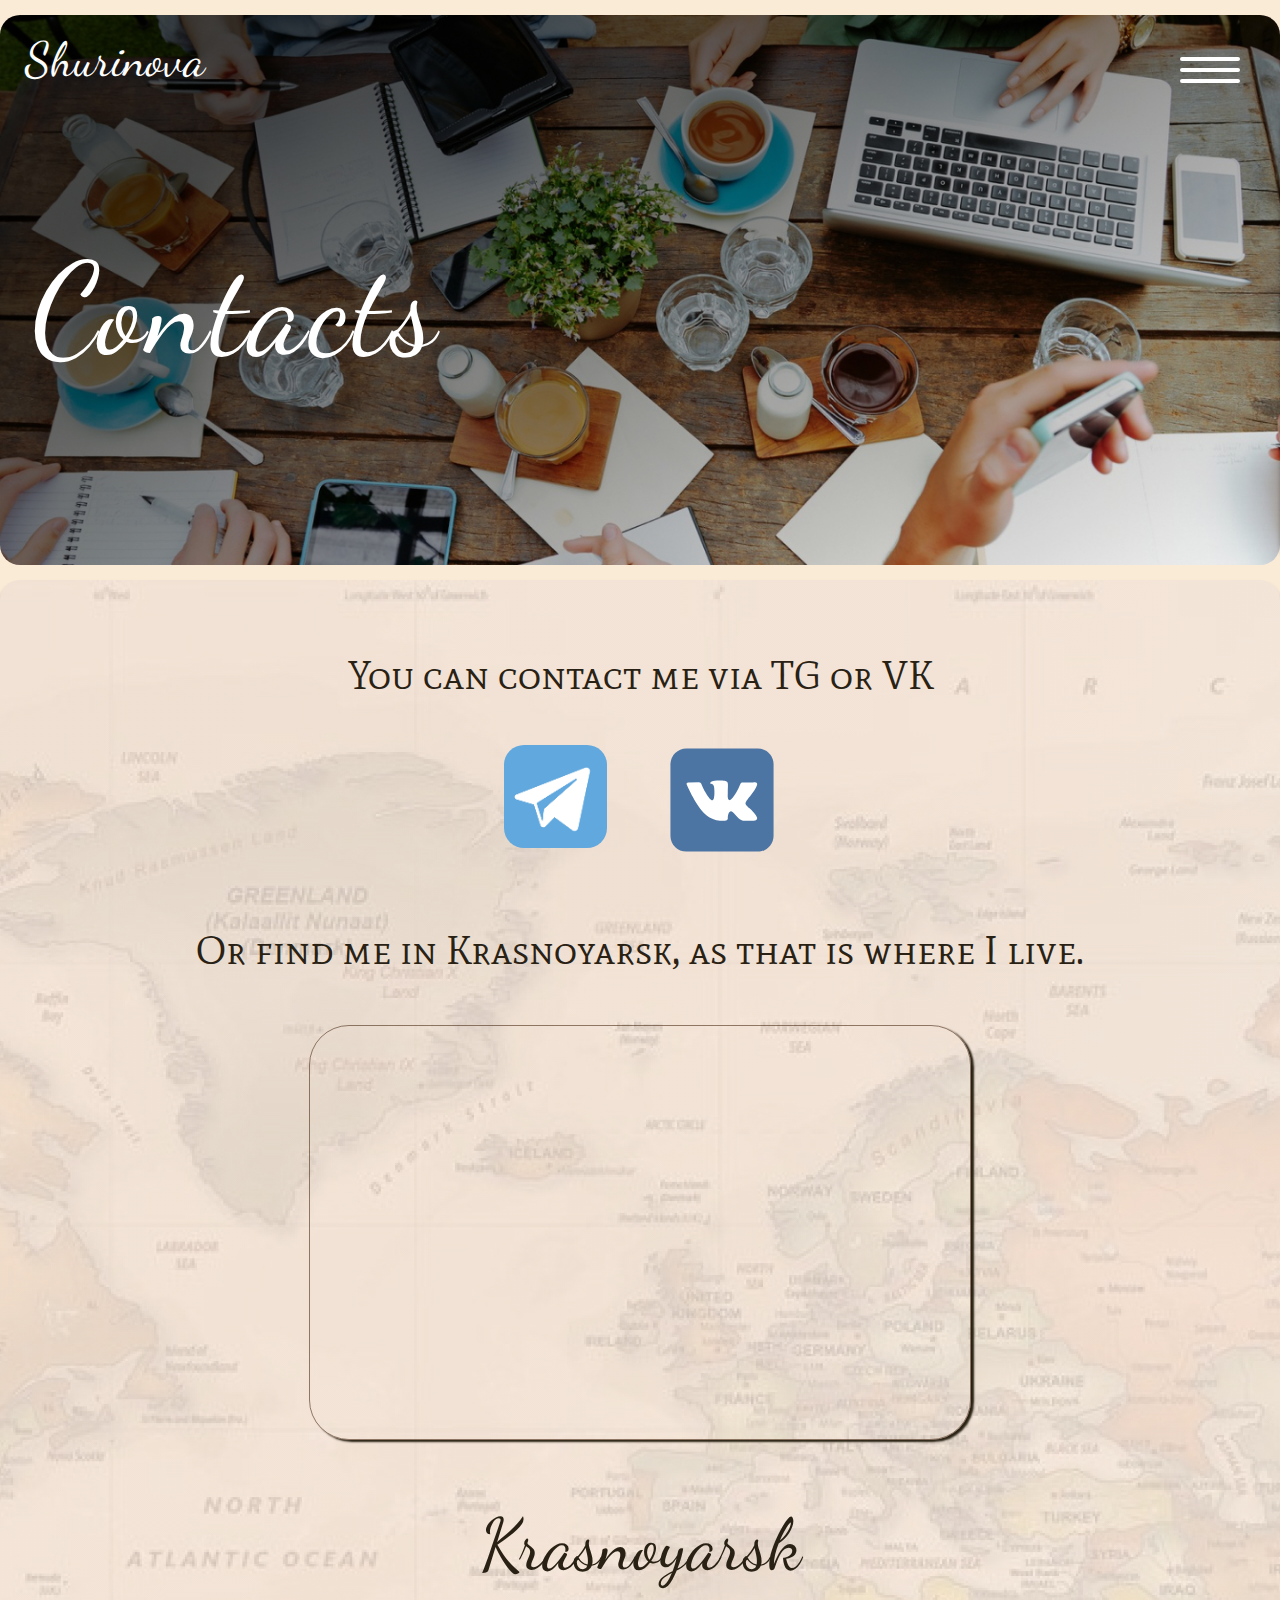
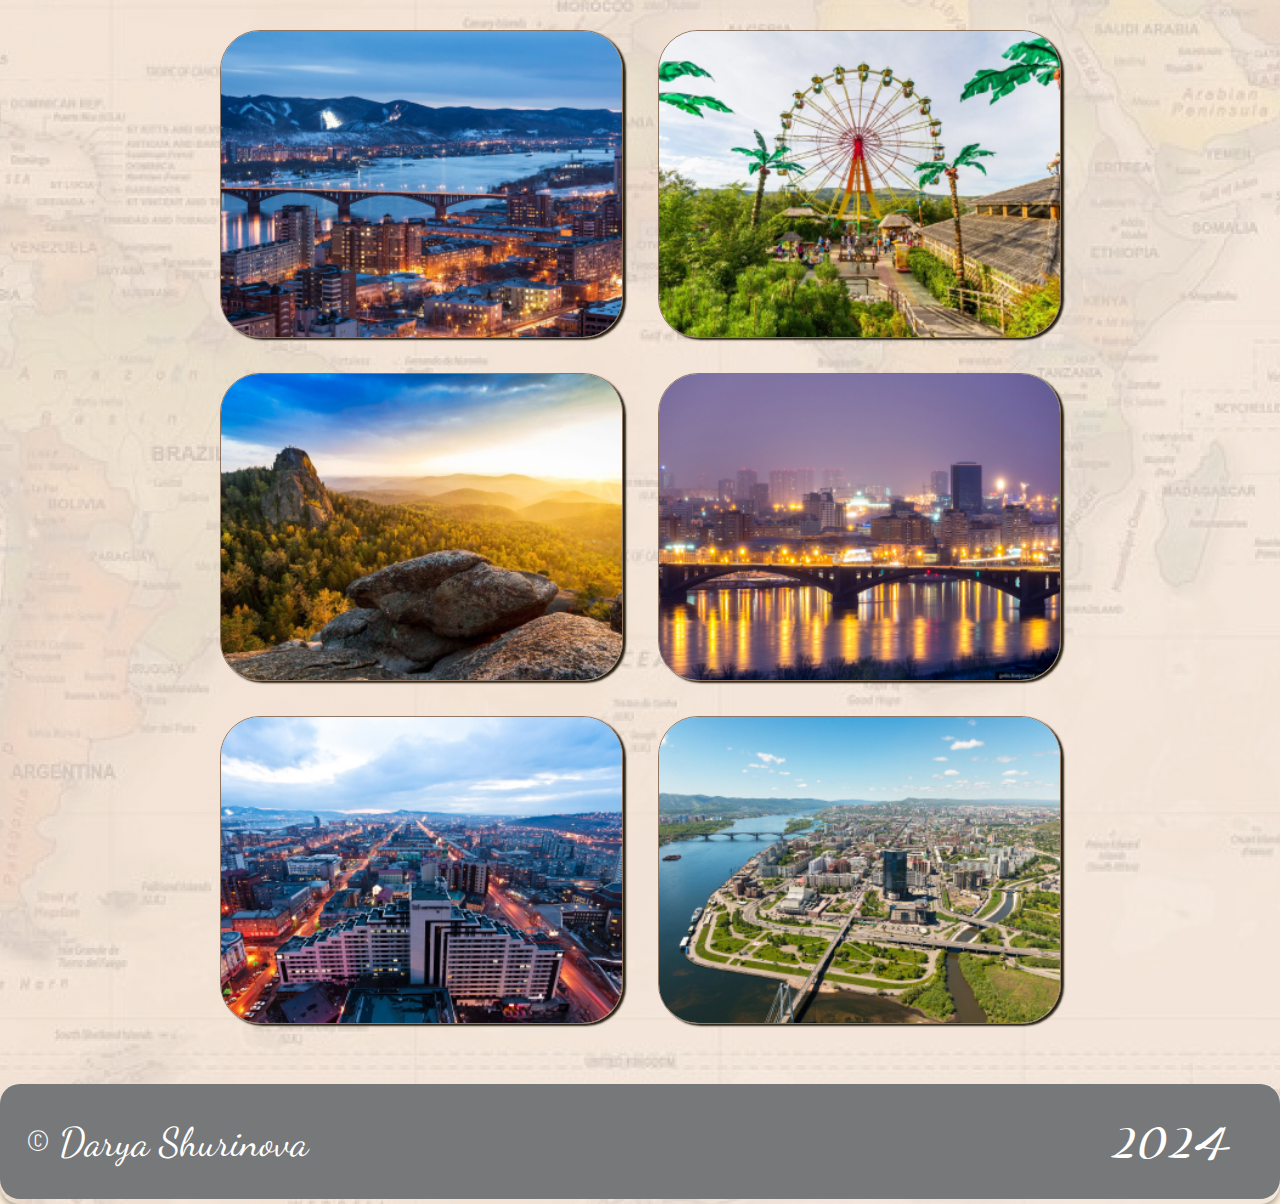
<file: contacts.html>
<!DOCTYPE html>
<html lang="en">

<head>
    <meta charset="UTF-8">
    <meta name="viewport" content="width=device-width, initial-scale=1.0">
    <link rel="stylesheet" href="./reset.css" />
    <link rel="stylesheet" href="./pagesContacts/contactsPages.css" />
    <link
        href="https://fonts.googleapis.com/css2?family=Agdasima&family=Anton&family=Dancing+Script&family=Forum&family=IM+Fell+DW+Pica&family=Inter:wght@400;500&family=Meddon&family=Monoton&family=Montaga&family=PT+Sans&display=swap"
        rel="stylesheet">
    <link
        href="https://fonts.googleapis.com/css2?family=Agdasima&family=Anton&family=Dancing+Script&family=Forum&family=IM+Fell+DW+Pica&family=Inter:wght@400;500&family=Mate+SC&family=Meddon&family=Monoton&family=Montaga&family=PT+Sans&display=swap"
        rel="stylesheet">
        <link type="image/x-icon" href="./img/favicon.ico" rel="shortcut icon">
    <title>Contacts</title>
</head>

<body class="body">
    <header class="header" id="header">
        <nav class="nav">
            <div class="nav__label">Shurinova</div>
            <button class="burger__button">
                <div class="burger__line"></div>
                <div class="burger__line"></div>
                <div class="burger__line"></div>
            </button>
            <ul class="nav__tools">
                <li class="nav__item"><a href="./index.html">about me</a></li>
                <li class="nav__item"><a href="./portfolio.html">portfolio</a></li>
                <li class="nav__item"><a href="./sliders.html">sliders page</a></li>
                <li class="nav__item nav__item_active"><a href="#">contacts</a></li>
                <li class="nav__item"><a href="./JSForFun.html">JS for fun</a></li>
                <li class="nav__item"><a href="http://f98315rl.beget.tech/shop.php">SQL</a></li>
            </ul>
        </nav>
        <div class="header__title">Contacts</div>
    </header>
    <main class="main">
        <p class="vktg__text">You can contact me via TG or VK</p>
            <div class="vktg">
                <a href="https://t.me/ShurinovaD" target="_blank"><img class="vktg__img tg" src="./img/tg.png"
                        alt="tg"></a>
                <a href="https://vk/d.shurinova" target="_blank"><img class="vktg__img vk" src="./img/VK.com-logo.svg"
                        alt="vk"></a>
            </div>
            <div class="main__text">Or find me in Krasnoyarsk, as that is where I live.</div>
            <div class="main__map"><iframe
                    src="https://www.google.com/maps/embed?pb=!1m18!1m12!1m3!1d19163194.678774655!2d67.75098785624999!3d54.10464477653519!2m3!1f0!2f0!3f0!3m2!1i1024!2i768!4f13.1!3m3!1m2!1s0x5cd7afc9a1ff37e3%3A0xd597e1468fd647ff!2z0JrRgNCw0YHQvdC-0Y_RgNGB0LosINCa0YDQsNGB0L3QvtGP0YDRgdC60LjQuSDQutGA0LDQuQ!5e0!3m2!1sru!2sru!4v1693894200754!5m2!1sru!2sru"
                    style="border:0;" allowfullscreen="" loading="lazy"
                    referrerpolicy="no-referrer-when-downgrade"></iframe></div>
        <p class="header__grid">Krasnoyarsk</p>
            <div class="main__photoGrid">
                <img class="main__photoGrid_item" src="./img/gridKr1.jpg" alt="Krasnoyarsk">
                <img class="main__photoGrid_item" src="./img/gridKr2.jpg" alt="Krasnoyarsk">
                <img class="main__photoGrid_item" src="./img/gridKr3.jpg" alt="Krasnoyarsk">
                <img class="main__photoGrid_item" src="./img/gridKr4.jpg" alt="Krasnoyarsk">
                <img class="main__photoGrid_item" src="./img/gridKr5.jpg" alt="Krasnoyarsk">
                <img class="main__photoGrid_item" src="./img/gridKr6.jpg" alt="Krasnoyarsk">
            </div>
            <!-- <div class="main__text">You can also contact me by this site.<br>
                To make that please fill the form below.</div>
             <form action="sendmail.php" method="POST" class="main__form">
                <label class="main__form_label" for="">Your name</label>
                <input class="main__form_input" name="user_name" type="text">
                <label class="main__form_label" for="">Your E-mail</label>
                <input class="main__form_input" name="user_mail" type="text">
                <label class="main__form_label" for="">Your message</label>
                <input class="main__form_input_message" name="user_message" type="text">
                <input type="submit" class="main__form_button" value="Send">
            </form> -->
        <footer class="footer">
        <div class="footer__title">© Darya Shurinova</div>
        <div class="footer__year">2024</div>
    </footer>

        <script src="./burger.js"></script>
    </main>
    
</body>


</html>
</file>
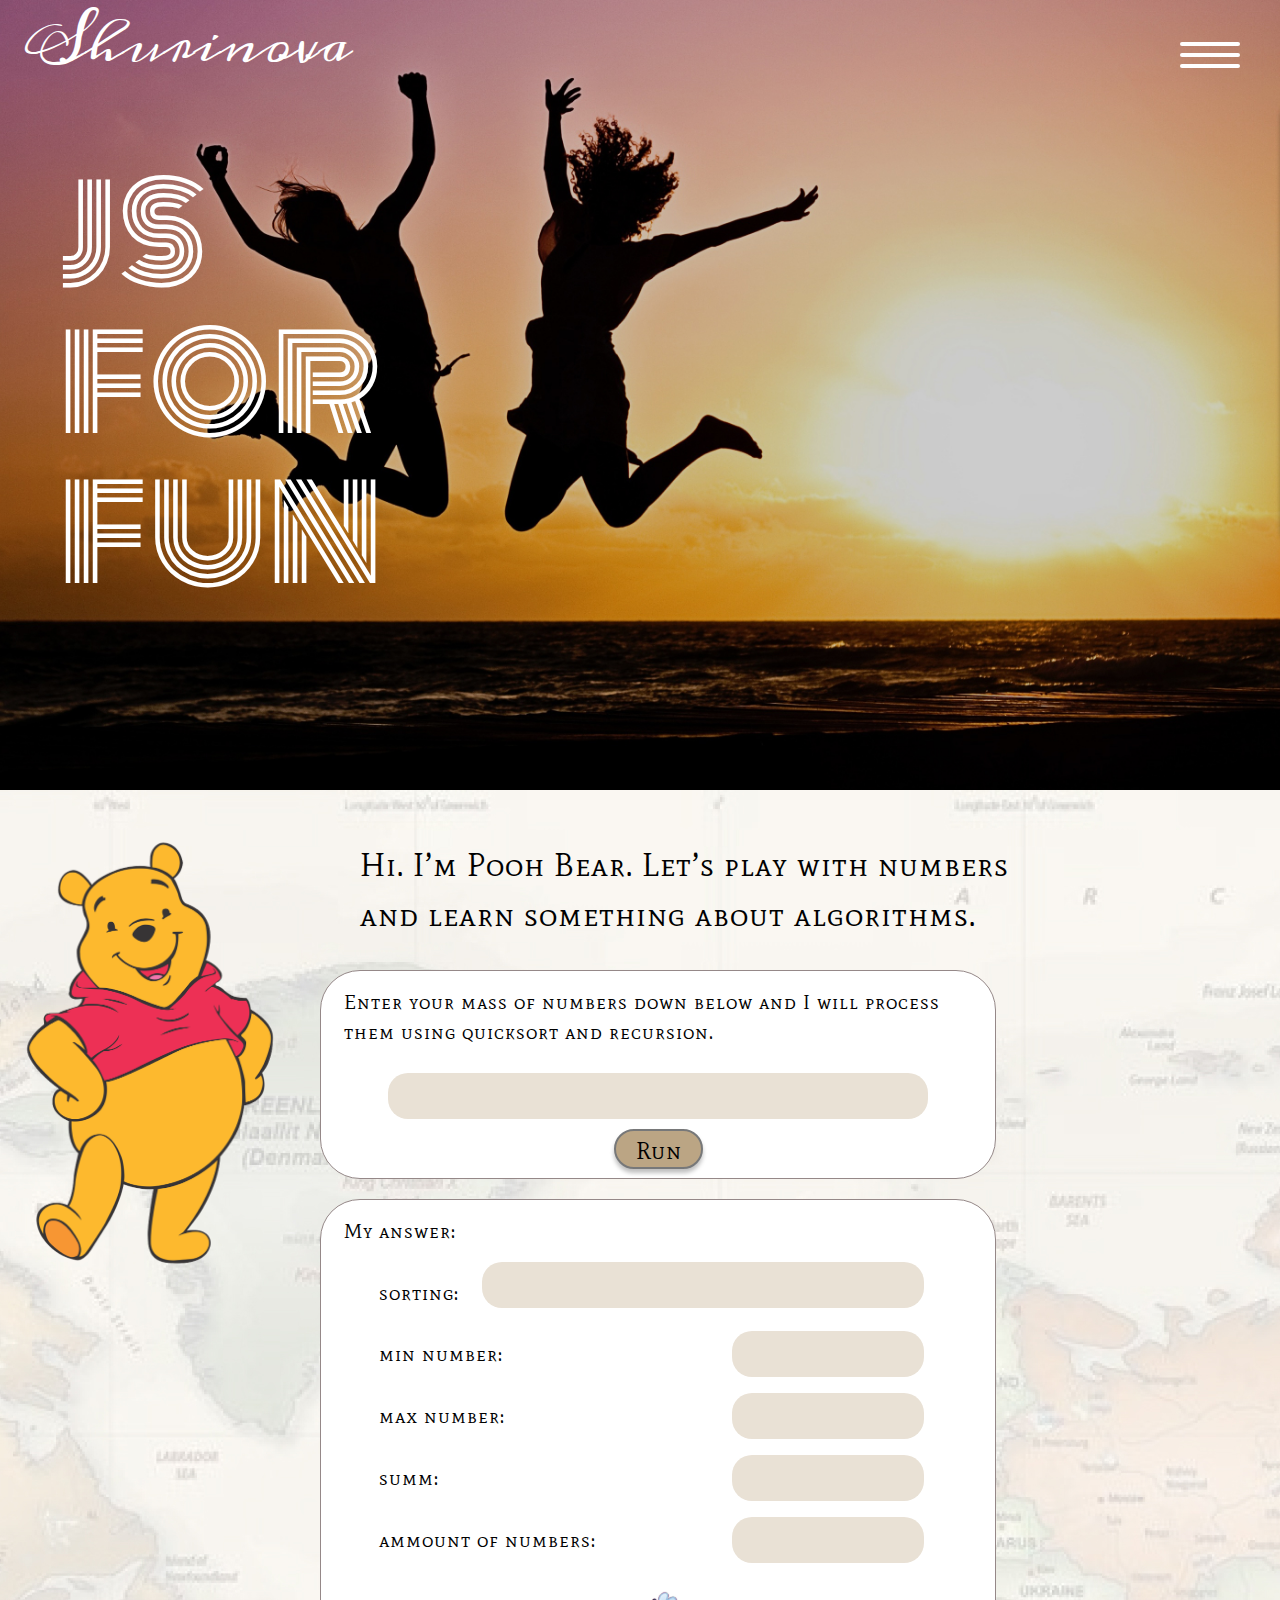
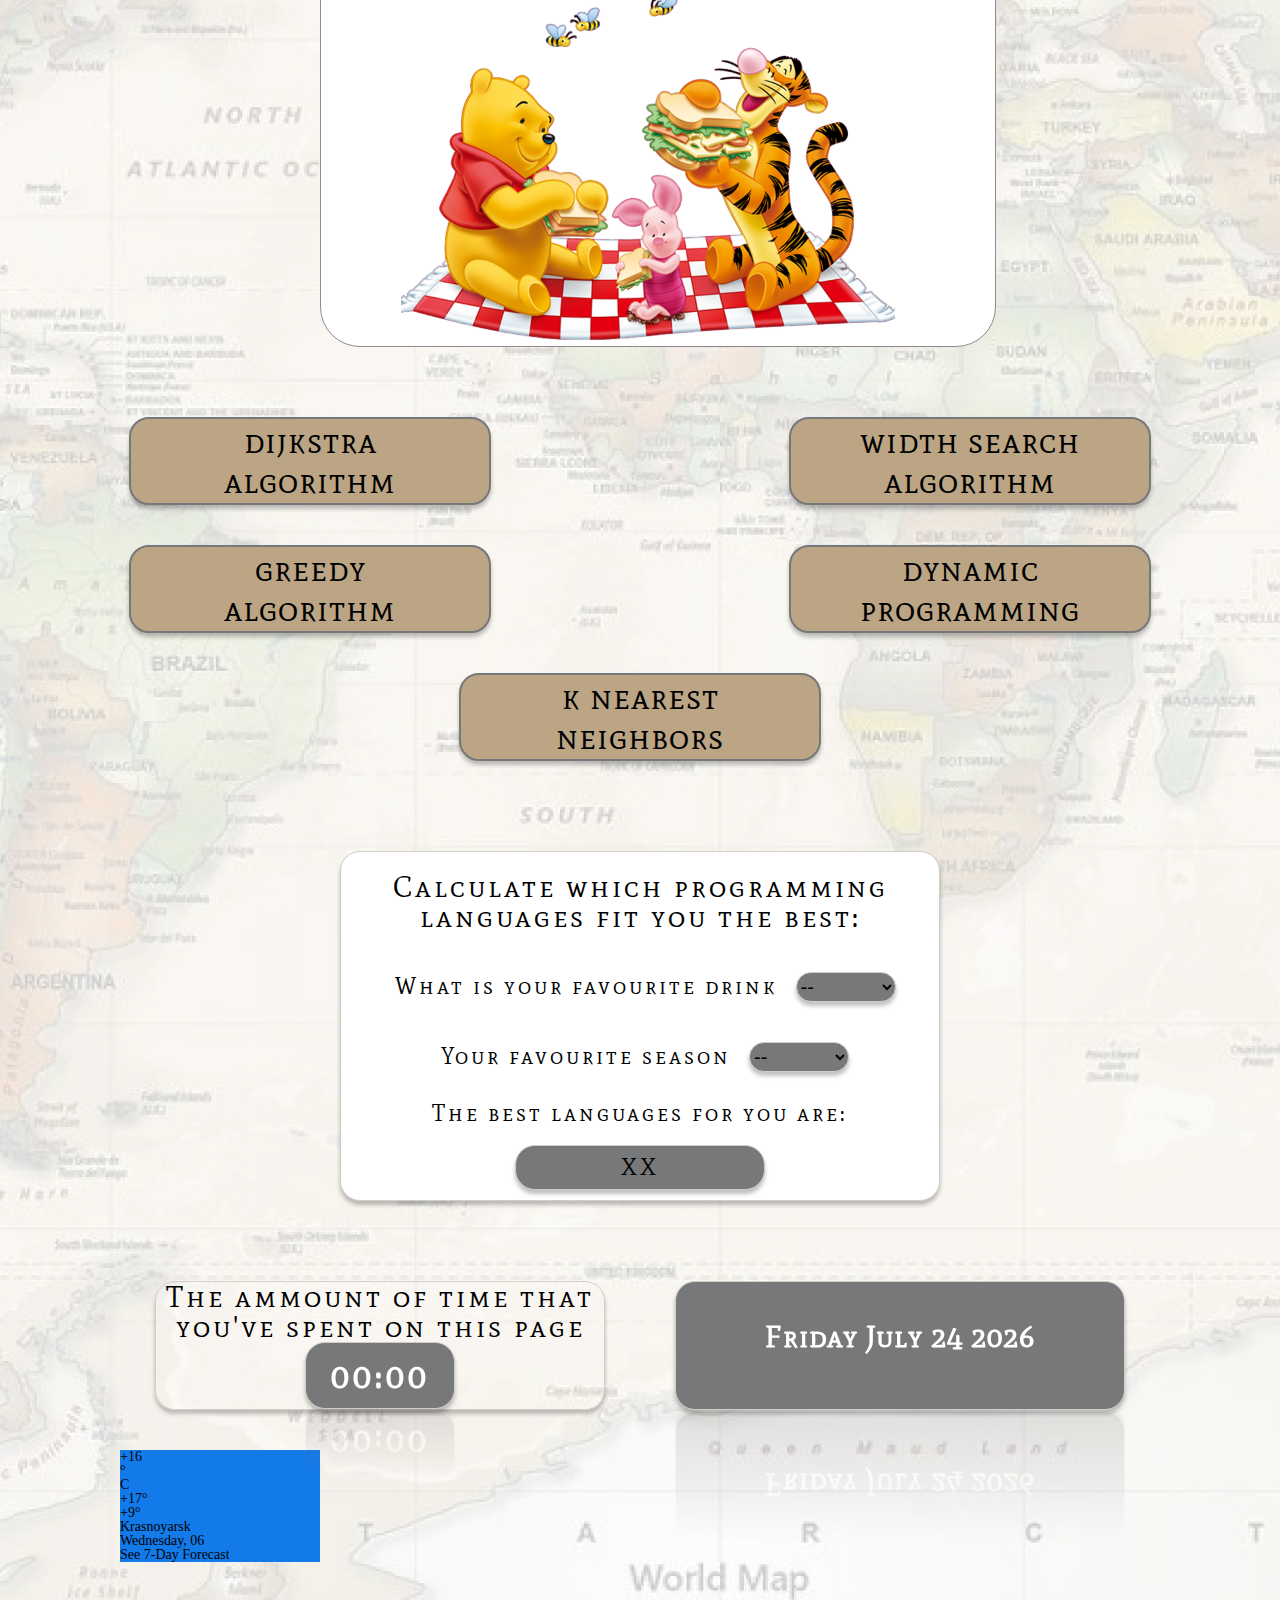
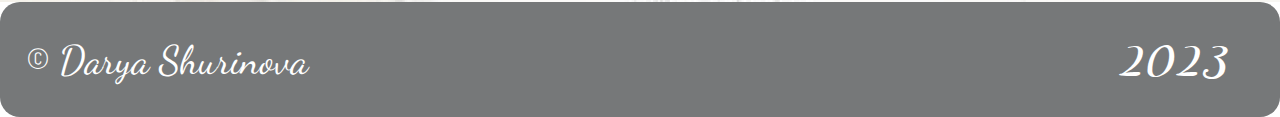
<file: JSForFun.html>
<!DOCTYPE html>
<html lang="en">

<head>
    <meta charset="UTF-8">
    <meta name="viewport" content="width=device-width, initial-scale=1.0">
    <link rel="stylesheet" href="./reset.css" />
    <link rel="stylesheet" href="./pagesJSForFun/pagesJSForFun.css" />
    <link
        href="https://fonts.googleapis.com/css2?family=Agdasima&family=Anton&family=Dancing+Script&family=Forum&family=IM+Fell+DW+Pica&family=Inter:wght@400;500&family=Meddon&family=Monoton&family=Montaga&family=PT+Sans&display=swap"
        rel="stylesheet">
    <link
        href="https://fonts.googleapis.com/css2?family=Agdasima&family=Anton&family=Dancing+Script&family=Forum&family=IM+Fell+DW+Pica&family=Inter:wght@400;500&family=Mate+SC&family=Meddon&family=Monoton&family=Montaga&family=PT+Sans&display=swap"
        rel="stylesheet">
        <link type="image/x-icon" href="./img/favicon.ico" rel="shortcut icon">
    <title>JSForFun</title>
</head>

<body class="body">
    <header class="header">
        <nav class="nav">
            <div class="nav__label">Shurinova</div>
            <button class="burger__button">
                <div class="burger__line"></div>
                <div class="burger__line"></div>
                <div class="burger__line"></div>
            </button>
            <ul class="nav__tools">
                <li class="nav__item"><a href="./index.html">about me</a></li>
                <li class="nav__item"><a href="./portfolio.html">portfolio</a></li>
                <li class="nav__item"><a href="./sliders.html">sliders page</a></li>
                <li class="nav__item"><a href="./contacts.html">contacts</a></li>
                <li class="nav__item nav__item_active"><a href="#">JS for fun</a></li>
                <li class="nav__item"><a href="http://f98315rl.beget.tech/shop.php">SQL</a></li>
            </ul>
        </nav>
        <div class="header__title">JS <br>FOR <br>FUN</div>


    </header>
    <main class="main">



            <section class="algo">
                <div class="algo__sort">
                    <div class="pooh"></div>
                    
                    <div class="algo__sort_run">
                        <p class="algo__sort_title">Hi. I’m Pooh Bear. Let’s play with numbers and learn something about
                            algorithms.</p>
                        <div class="algo__sort_enter">
                            <div class="algo__sort_enter-title">Enter your mass of numbers down below
                                and I will process them using quicksort and recursion.</div>
                            <input class="algo__sort_enter-place" id="arr__enter"></input>
                            <div class="algo__sort_enter-button">Run</div>
                        </div>
                        <div class="algo__sort_answer">
                            <div class="algo__sort_answer-title">My answer:</div>
                            <div class="algo__answer_point">
                                <div class="algo__answer_label">sorting:</div>
                                <div class="algo__sort_answer-place" id="answer__arr"></div>
                            </div>
                            <div class="algo__answer_point">
                                <div class="algo__answer_label">min number:</div>
                                <div class="algo__sort_answer-place_small" id="answer__min"></div>
                            </div>
                            <div class="algo__answer_point">
                                <div class="algo__answer_label">max number:</div>
                                <div class="algo__sort_answer-place_small" id="answer__max"></div>
                            </div>
                            <div class="algo__answer_point">
                                <div class="algo__answer_label">summ:</div>
                                <div class="algo__sort_answer-place_small" id="answer__summ"></div>
                            </div>
                            <div class="algo__answer_point">
                                <div class="algo__answer_label">ammount of numbers:</div>
                                <div class="algo__sort_answer-place_small" id="answer__ammount"></div>
                            </div>
                            <div class="pooh_and_friends"></div>
                        </div>
                    </div>

                </div>

            </section> 

            <section class="algo__discription">
                <div class="algo__discription_grid">
                    <div class="algo__discription_item">
                        <button class="algo__discription_item_title">dijkstra<br>
                            algorithm</button>
                        <div class="algo__discription_item_text">helps you to find the shortest
                            way from point a to point b.
                            the way need not to be the
                            fastest one. </div>
                    </div>
                    <div class="algo__discription_item">
                        <button class="algo__discription_item_title">width search
                            algorithm</button>
                        <div class="algo__discription_item_text">works with graphs. finds the fastest way from point a
                            to point b.</div>
                    </div>
                    <div class="algo__discription_item">
                        <button class="algo__discription_item_title">greedy<br>
                            algorithm</button>
                        <div class="algo__discription_item_text">make possible to find the approximate answer, closest
                            to the best decision.</div>
                    </div>
                    <div class="algo__discription_item">
                        <button class="algo__discription_item_title">dynamic
                            programming</button>
                        <div class="algo__discription_item_text">solve the task by dividing a big task to smaller ones
                            which are to be solved at first</div>
                    </div>
                    <div class="algo__discription_item algo__discription_item_last">
                        <button class="algo__discription_item_title">k nearest <br>
                            neighbors</button>
                        <div class="algo__discription_item_text">the common way of making prognoses and recommendations
                        </div>
                    </div>
                </div>
            </section>

            <section class="calculation">
                <p class="calculation__title">Calculate which programming languages fit you
                    the best:</p>
                <div class="calculation__container_item">
                    <label class="calculation__container_item" for="drink">What is your
                        favourite drink</label>
                    <select name="drink" id="drink" onchange="calculateLanguage()">
                        <option value="0">--</option>
                        <option value="1">Coffee</option>
                        <option value="2">Cola</option>
                        <option value="3">Woter</option>
                        <option value="4">Tea</option>
                    </select>
                </div>
                <div class="calculation__container_item">
                    <label class="calculation__container_item" for="season">Your favourite season</label>
                    <select name="season" id="season" onchange="calculateLanguage()">
                        <option value="0">--</option>
                        <option value="1">Winter</option>
                        <option value="2">Spring</option>
                        <option value="3">Summer</option>
                        <option value="4">Autumn</option>
                    </select>
                </div>

                <p class="calculation__container_item">The best languages for you are:</p>
                <div class="answer" id="answer">XX</div>

            </section> 

        <div class="main__content">
             <div class="time_date">
                <div class="time_on_site__container">
                    <p class="time_on_site__title">The ammount of time that you've spent on this page</p>
                    <div class="time_on_site">
                        <div id="min_on_site">00</div>
                        <div id="sec_on_site">00</div>
                    </div>
                </div>
                <div class="date">
                    <span id="dayname">Day</span>
                    <span id="months">Months</span>
                    <span id="daynum">00</span>
                    <span id="year">Year</span>
                    <span class="time"></span>
                </div>
            </div>
            <a href="https://www.gismeteo.ru/weather-krasnoyarsk-4674/" target="_blank">
            <div class="weather">
             <div id="m-booked-bl-simple-43091">
                    <div class="booked-wzs-160-110 weather-customize" style="background-color:#137AE9;width:200px;"
                        id="width2">
                        <div class="booked-wzs-160-110_in">
                            <div class="booked-wzs-160-data">
                                <div class="booked-wzs-160-left-img wrz-18"></div>
                                <div class="booked-wzs-160-right">
                                    <div class="booked-wzs-day-deck">
                                        <div class="booked-wzs-day-val">
                                            <div class="booked-wzs-day-number"><span class="plus">+</span>16</div>
                                            <div class="booked-wzs-day-dergee">
                                                <div class="booked-wzs-day-dergee-val">&deg;</div>
                                                <div class="booked-wzs-day-dergee-name">C</div>
                                            </div>
                                        </div>
                                        <div class="booked-wzs-day">
                                            <div class="booked-wzs-day-d"><span class="plus">+</span>17&deg;</div>
                                            <div class="booked-wzs-day-n"><span class="plus">+</span>9&deg;</div>
                                        </div>
                                    </div>
                                    <div class="booked-wzs-160-info">
                                        <div class="booked-wzs-160-city smolest">Krasnoyarsk</div>
                                        <div class="booked-wzs-160-date">Wednesday, 06</div>
                                    </div>
                                </div>
                                </div>
                            <div class="booked-wzs-center"><span class="booked-wzs-bottom-l"> See 7-Day Forecast</span>
                            </div> 
                            </div>
                        </div>
                    </div>
                    <script type="text/javascript"> var css_file = document.createElement("link"); var widgetUrl = location.href; css_file.setAttribute("rel", "stylesheet"); css_file.setAttribute("type", "text/css"); css_file.setAttribute("href", 'https://s.bookcdn.com/css/w/booked-wzs-widget-160.css?v=0.0.1'); document.getElementsByTagName("head")[0].appendChild(css_file);
                        function setWidgetData_43091(data) {
                            if (typeof (data) != 'undefined' && data.results.length > 0) {
                                for (var i = 0; i < data.results.length; ++i) {
                                    var objMainBlock = document.getElementById('m-booked-bl-simple-43091');
                                    if (objMainBlock !== null) { var copyBlock = document.getElementById('m-bookew-weather-copy-' + data.results[i].widget_type); objMainBlock.innerHTML = data.results[i].html_code; if (copyBlock !== null) objMainBlock.appendChild(copyBlock); }
                                }
                            } else { alert('data=undefined||data.results is empty'); }
                        }
                        var widgetSrc = "https://widgets.booked.net/weather/info?action=get_weather_info;ver=7;cityID=17608;type=1;scode=62085;ltid=3540;domid=;anc_id=87170;countday=undefined;cmetric=1;wlangID=1;color=137AE9;wwidth=200;header_color=ffffff;text_color=333333;link_color=08488D;border_form=1;footer_color=ffffff;footer_text_color=333333;transparent=0;v=0.0.1";
                        widgetSrc += ';ref=' + widgetUrl; widgetSrc += ';rand_id=43091';
                        var weatherBookedScript = document.createElement("script");
                        weatherBookedScript.setAttribute("type", "text/javascript");
                        weatherBookedScript.src = widgetSrc; document.body.appendChild(weatherBookedScript) </script>
                </div>

            </div></a>

            <!-- <section class="FAQ">

            </section> -->

    </main>
    <footer class="footer">
        <div class="footer__title">© Darya Shurinova</div>
        <div class="footer__year">2023</div>
    </footer>

    <script src="./burger.js"></script>
    <script src="./JSForFun.js"></script>
    <script src="./AlgoSort.js"></script>
</body>

</html>
</file>
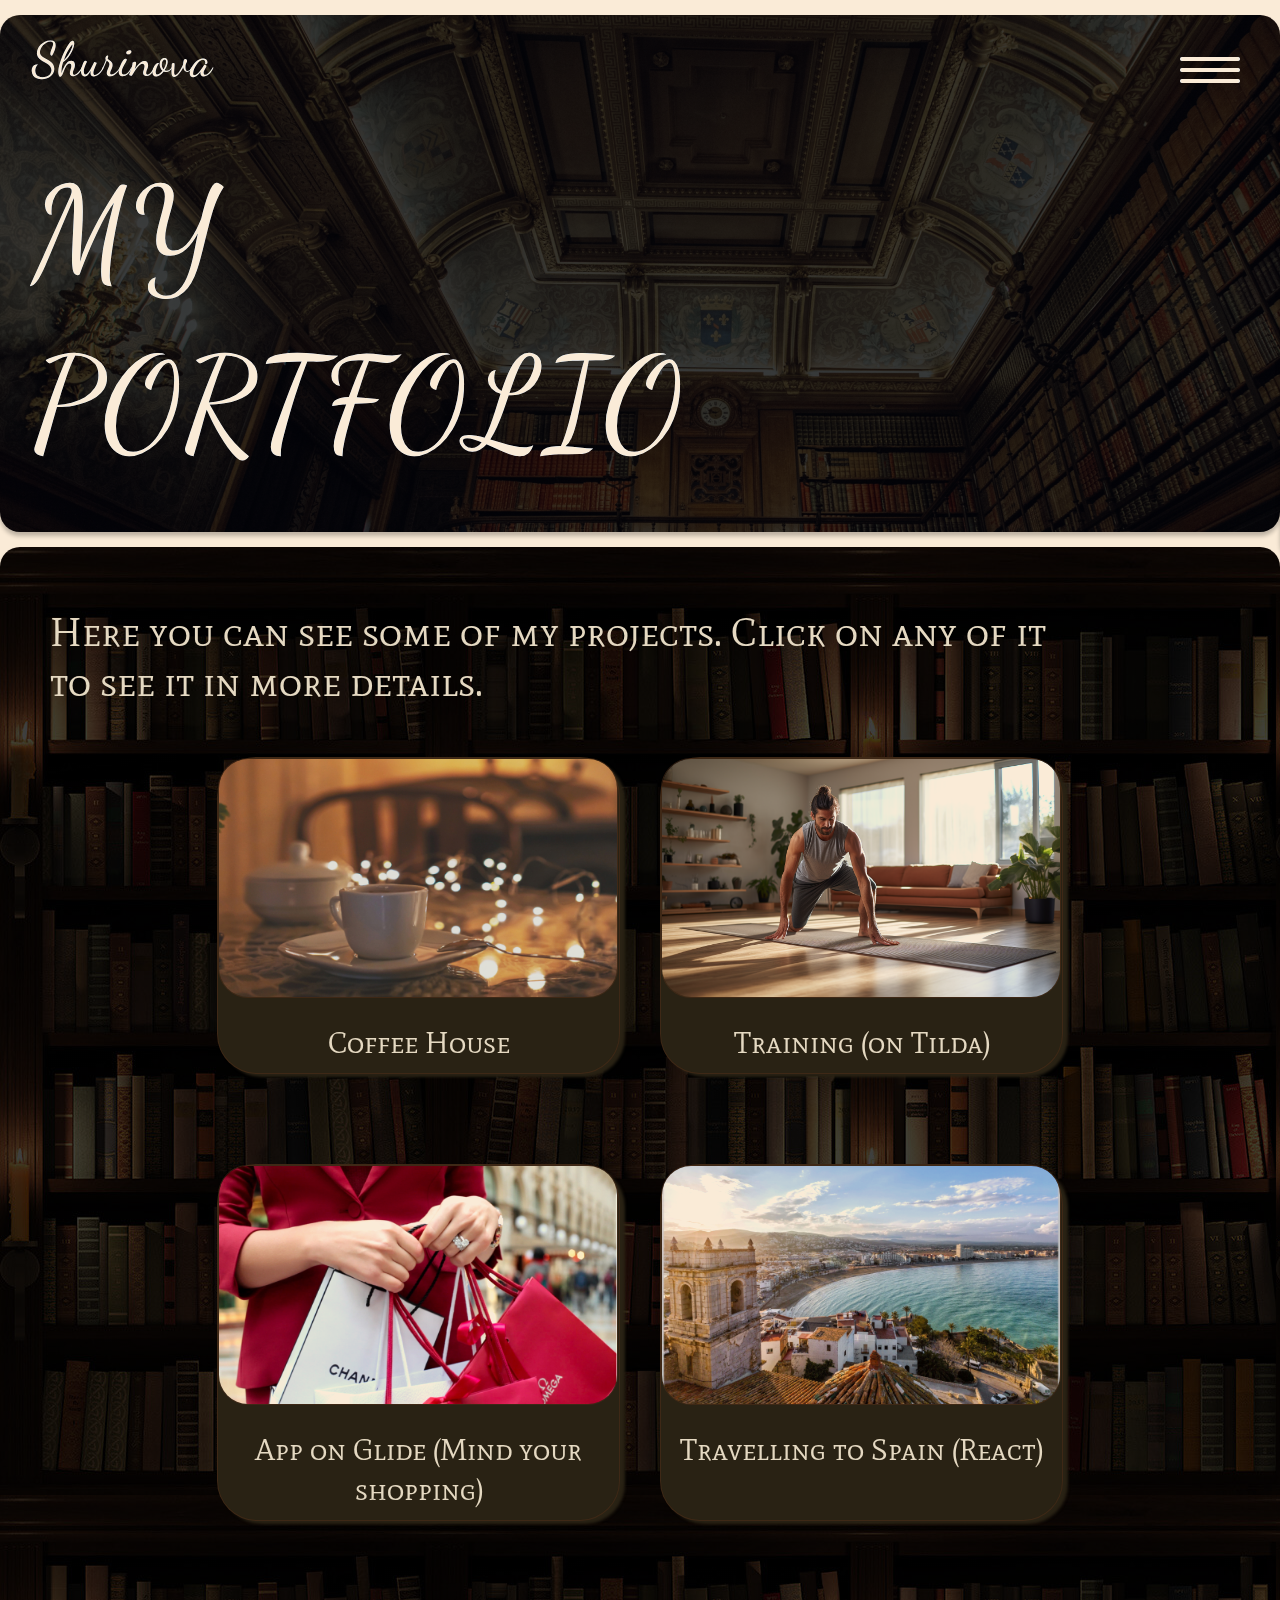
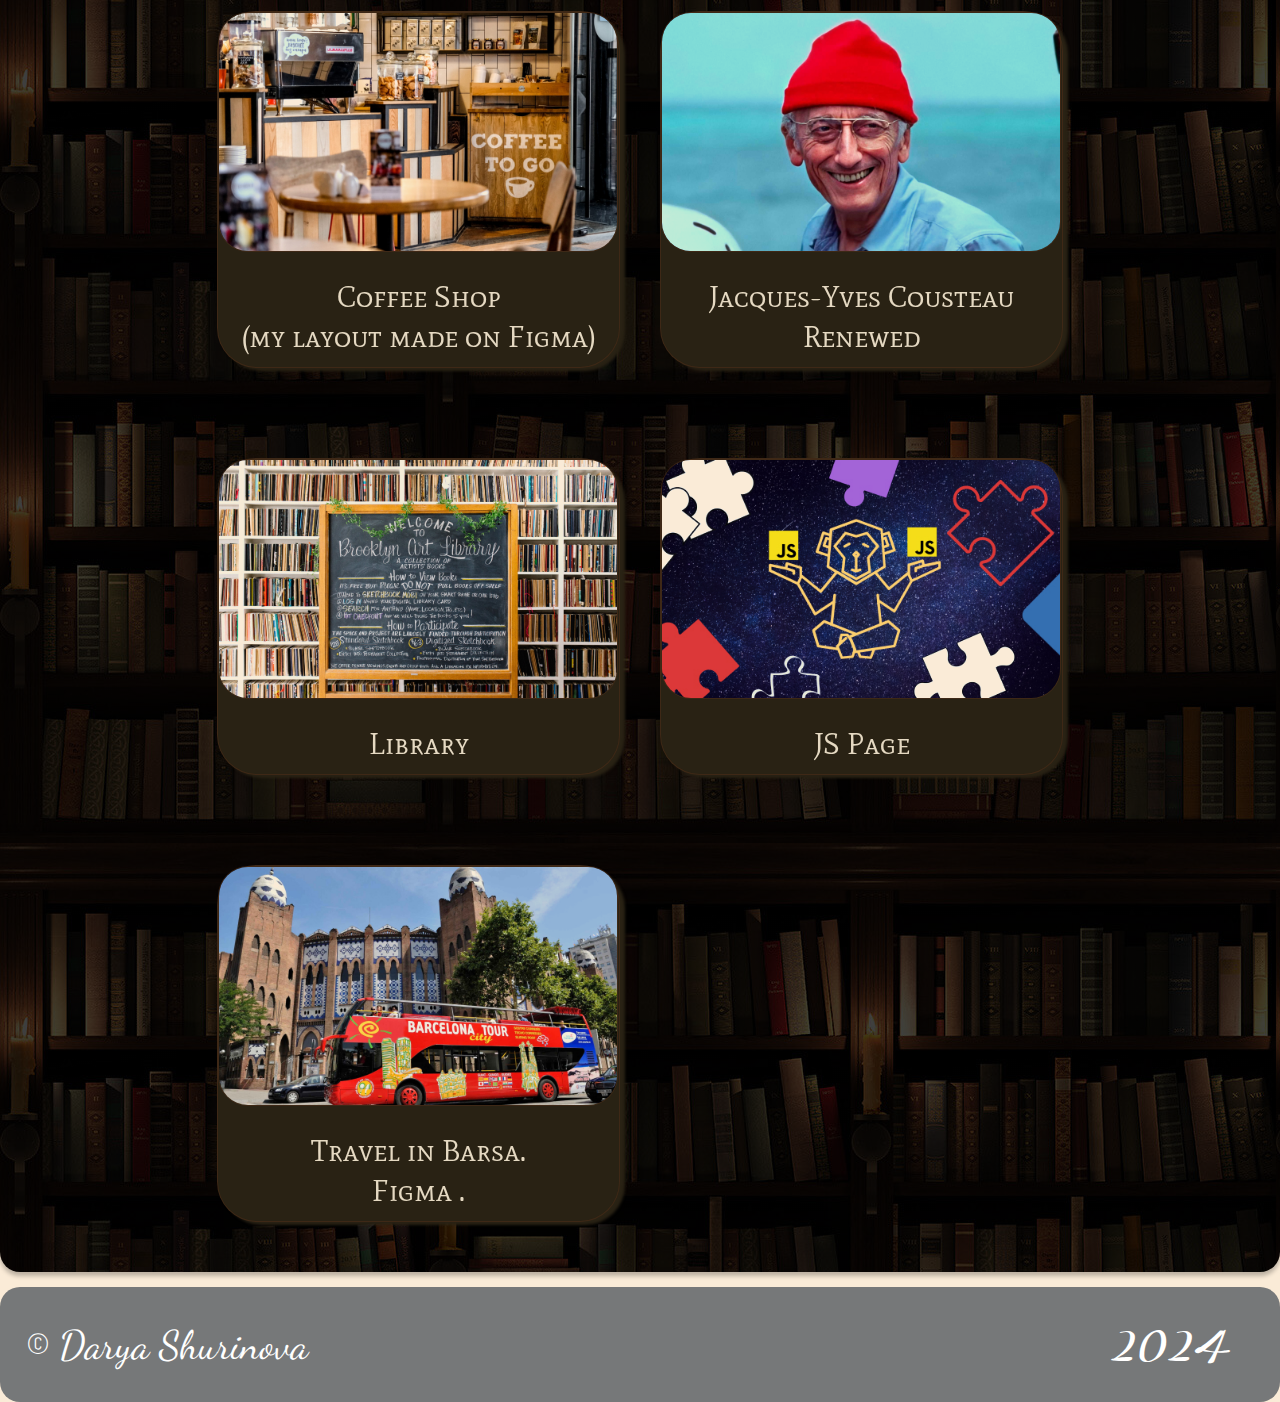
<file: portfolio.html>
<!DOCTYPE html>
<html lang="en">

<head>
    <meta charset="UTF-8">
    <meta name="viewport" content="width=device-width, initial-scale=1.0">
    <link rel="stylesheet" href="./reset.css" />
    <link rel="stylesheet" href="./pagesPortfolio/pagesPortfolio.css" />
    <link
        href="https://fonts.googleapis.com/css2?family=Agdasima&family=Anton&family=Dancing+Script&family=Forum&family=IM+Fell+DW+Pica&family=Inter:wght@400;500&family=Meddon&family=Monoton&family=Montaga&family=PT+Sans&display=swap"
        rel="stylesheet">
    <link
        href="https://fonts.googleapis.com/css2?family=Agdasima&family=Anton&family=Dancing+Script&family=Forum&family=IM+Fell+DW+Pica&family=Inter:wght@400;500&family=Mate+SC&family=Meddon&family=Monoton&family=Montaga&family=PT+Sans&display=swap"
        rel="stylesheet">
        <link type="image/x-icon" href="./img/favicon.ico" rel="shortcut icon">
    <title>Portfolio</title>
</head>

<body class="body">
    <header class="header">
        <nav class="nav">
            <div class="nav__label">Shurinova</div>
            <button class="burger__button">
                <div class="burger__line"></div>
                <div class="burger__line"></div>
                <div class="burger__line"></div>
            </button>
            <ul class="nav__tools">
                <li class="nav__item"><a href="./index.html">about me</a></li>
                <li class="nav__item nav__item_active"><a href="./portfolio.html">portfolio</a></li>
                <li class="nav__item"><a href="./sliders.html">sliders page</a></li>
                <li class="nav__item"><a href="./contacts.html">contacts</a></li>
                <li class="nav__item"><a href="./JSForFun.html">JS for fun</a></li>
                <li class="nav__item"><a href="http://f98315rl.beget.tech/shop.php">SQL</a></li>
            </ul>
        </nav>
        <div class="header__title">MY PORTFOLIO</div>
        <!-- <div class="header__text">projects</div> -->
        
    </header>
    
    <main class="main">
        <div class="main__title">Here you can see some of my projects. Click on any of it to see it in more details.</div>
        <div class="main__grid">
            <div class="grid__item">
                <a href="https://dashashurinova.github.io/wantCoffee/"  target="_blank">
                    <img class="grid__item_img" src="./img/CH.jpg" alt="CH">
                    <div class="grid__item_text">Coffee House</div>
                </a>
            </div>
            <div class="grid__item">
                <a href="https://dashashurinova.github.io/wantCoffee/"  target="_blank">
                    <img class="grid__item_img" src="./img/5.png" alt="Training">
                    <div class="grid__item_text">Training (on Tilda)</div>
                </a>
            </div>
            <div class="grid__item">
                <a href="https://mind-your-shopping.glide.page"  target="_blank">
                    <img class="grid__item_img" src="./img/mindYourShopping2.jpg" alt="Glide.app">
                    <div class="grid__item_text">App on Glide (Mind your shopping)</div>
                </a>
            </div>
            <div class="grid__item">
                <a href="https://dashashurinova.github.io/SpainReact/"  target="_blank">
                    <img class="grid__item_img" src="./img/grid1.jpg" alt="Spain">
                    <div class="grid__item_text">Travelling to Spain (React)</div>
                </a>
            </div>
            <div class="grid__item" >
                <a href="https://dashashurinova.github.io/Coffee/" target="_blank">
                    <img class="grid__item_img" src="./img/grid2.jpg" alt="Coffee">
                    <div class="grid__item_text">Coffee Shop <br> (my layout made on Figma)</div>
                </a>
            </div>
            <div class="grid__item" target="_blank">
                <a href="https://dashashurinova.github.io/Zak_New/" target="_blank">
                    <img class="grid__item_img" src="./img/grid3.jpg" alt="Kusto">
                    <div class="grid__item_text">Jacques-Yves Cousteau <br> Renewed</div>
                </a>
            </div>
            <div class="grid__item" >
                <a href="https://github.com/dashashurinova/library2.git" target="_blank">
                    <img class="grid__item_img" src="./img/grid4.jpg" alt="Library">
                    <div class="grid__item_text">Library</div>
                </a>
            </div>
            <div class="grid__item" >
                <a href="https://dashashurinova.github.io/domahaSlider/#calc" target="_blank">
                    <img class="grid__item_img" src="./img/grid5.jpg" alt="JS">
                    <div class="grid__item_text">JS Page</div>
                </a>
            </div>
            <div class="grid__item" >
                <a href="http://f98315rl.beget.tech/excursionsSpain.pdf" target="_blank">
                    <!-- <embed src="/excursionsSpain.pdf" type="application/pdf" width="100%" height="100%"> -->
                    <img class="grid__item_img" src="./img/grid6.jpg" alt="Barsa">
                    <div class="grid__item_text">Travel in Barsa.<br>Figma .</div>
                </a>
            </div>
    </div>
    </main>
    <footer class="footer">
        <div class="footer__title">© Darya Shurinova</div>
        <div class="footer__year">2024</div>
    </footer>
    <script src="./burger.js"></script> 
</body>

</html>
</file>
<file: pagesContacts/contactsPages.css>
@import url(../pagesContacts/header.css);
@import url(../pagesContacts/main.css);
@import url(../pagesMain/footer.css);
</file>
<file: pagesJSForFun/pagesJSForFun.css>
@import url(../pagesJSForFun/header.css);
@import url(../pagesJSForFun/main.css);
@import url(../pagesMain/footer.css);
@import url(../pagesJSForFun/algo.css);
</file>
<file: pagesPortfolio/pagesPortfolio.css>
@import url(../pagesPortfolio/header.css);
@import url(../pagesPortfolio/main.css);
@import url(../pagesMain/footer.css);
</file>
